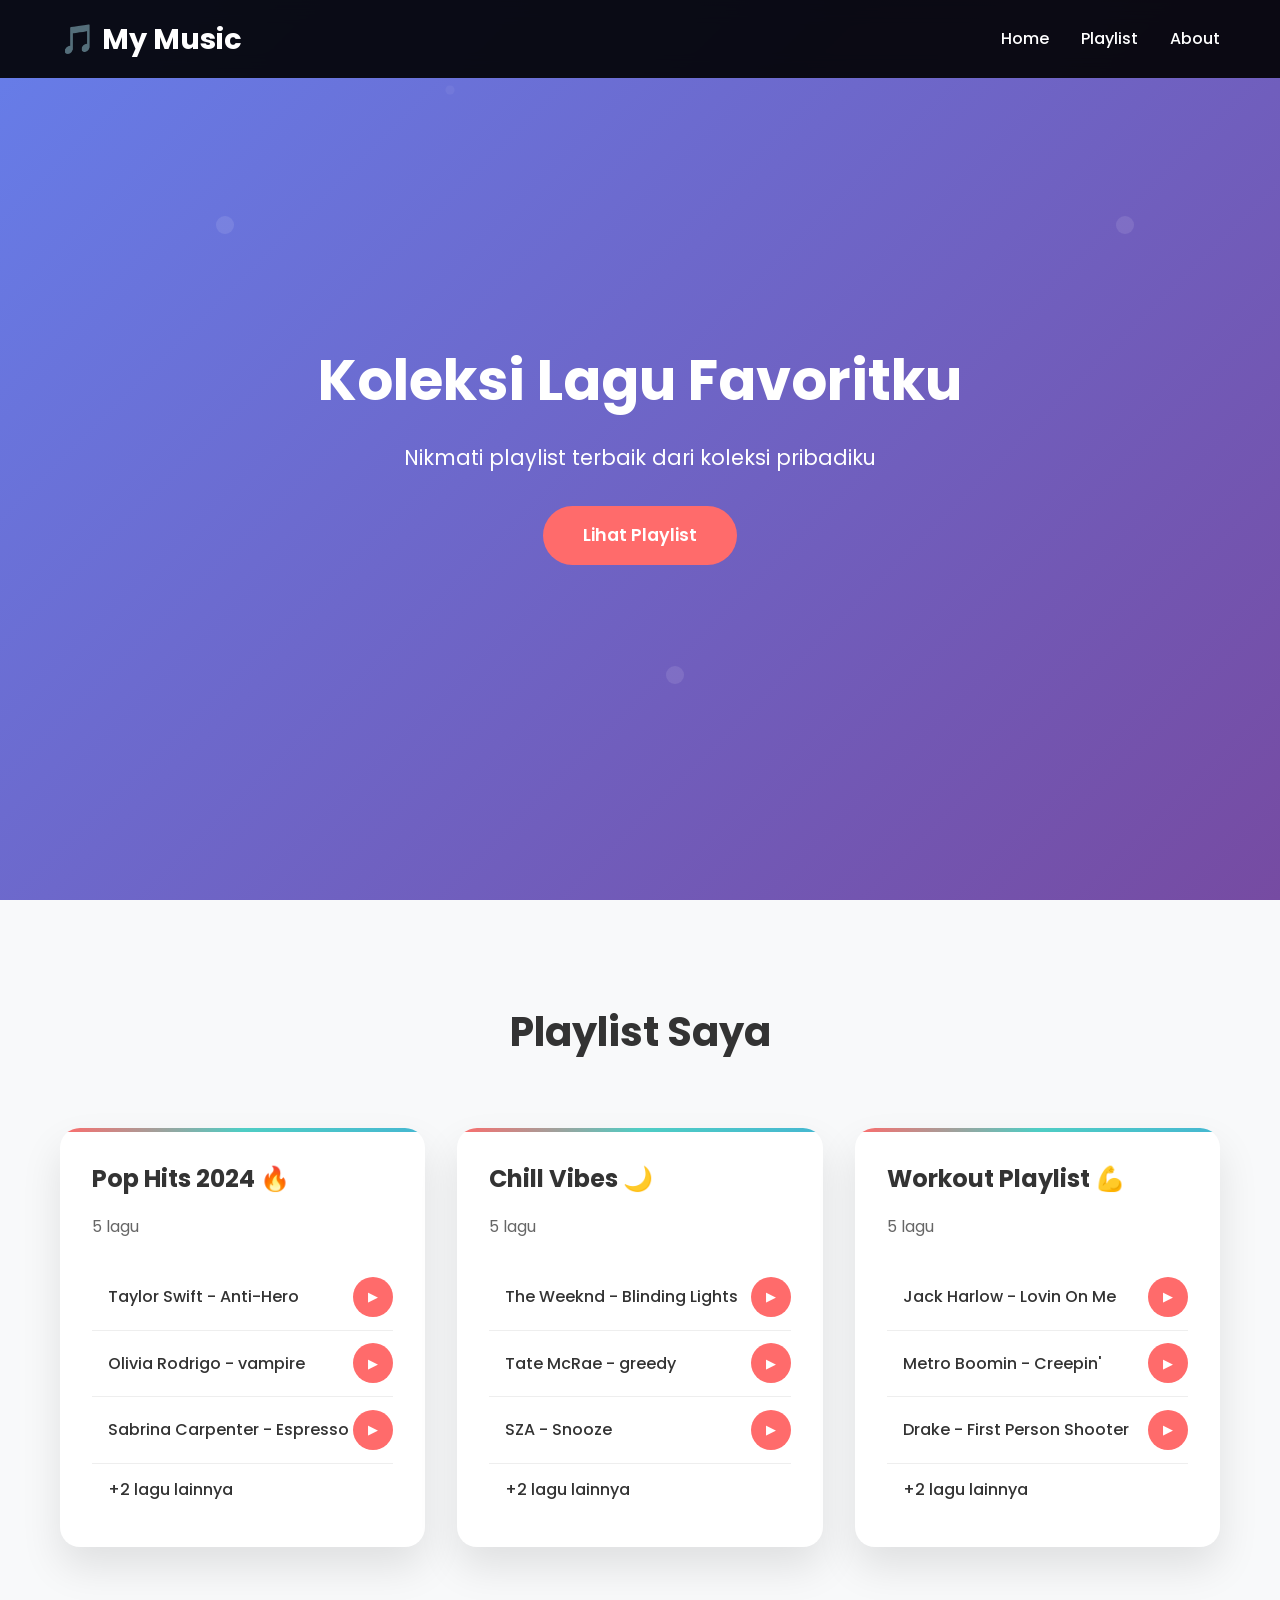
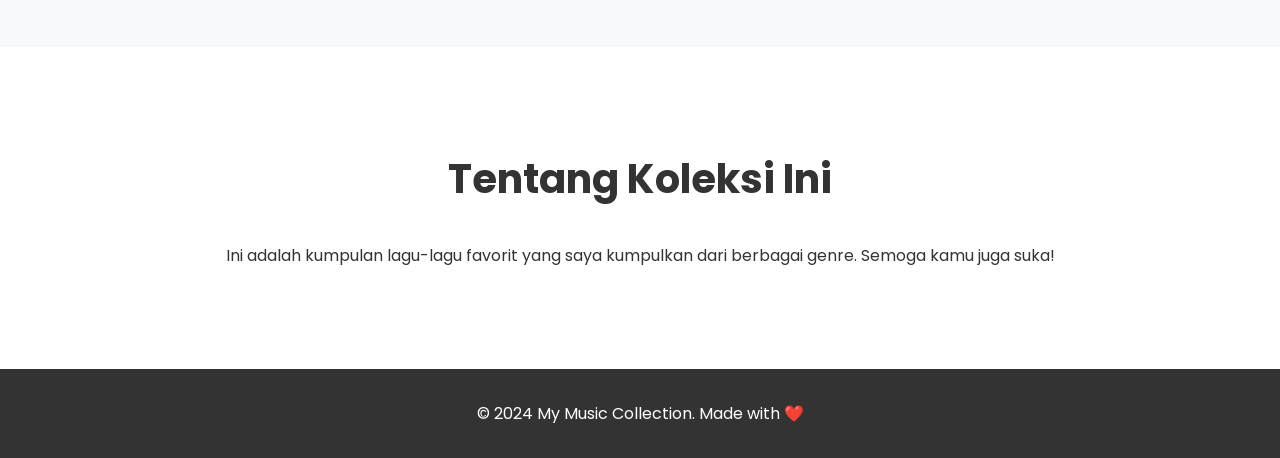
<file: Index.html>
<!DOCTYPE html>
<html lang="id">
<head>
    <meta charset="UTF-8">
    <meta name="viewport" content="width=device-width, initial-scale=1.0">
    <title>Koleksi Lagu - Music Collection</title>
    <link rel="stylesheet" href="style.css">
    <link href="https://fonts.googleapis.com/css2?family=Poppins:wght@300;400;600;700&display=swap" rel="stylesheet">
</head>
<body>
    <header>
        <nav class="navbar">
            <div class="nav-container">
                <h1 class="logo">🎵 My Music</h1>
                <ul class="nav-menu">
                    <li><a href="#home">Home</a></li>
                    <li><a href="#playlist">Playlist</a></li>
                    <li><a href="#about">About</a></li>
                </ul>
                <div class="hamburger">
                    <span></span>
                    <span></span>
                    <span></span>
                </div>
            </div>
        </nav>
    </header>

    <section id="home" class="hero">
        <div class="hero-content">
            <h2>Koleksi Lagu Favoritku</h2>
            <p>Nikmati playlist terbaik dari koleksi pribadiku</p>
            <a href="#playlist" class="cta-button">Lihat Playlist</a>
        </div>
    </section>

    <section id="playlist" class="playlist-section">
        <div class="container">
            <h2>Playlist Saya</h2>
            <div class="playlist-grid" id="playlistGrid">
                <!-- Playlist akan dimuat di sini via JavaScript -->
            </div>
        </div>
    </section>

    <section id="about" class="about-section">
        <div class="container">
            <h2>Tentang Koleksi Ini</h2>
            <p>Ini adalah kumpulan lagu-lagu favorit yang saya kumpulkan dari berbagai genre. Semoga kamu juga suka!</p>
        </div>
    </section>

    <footer>
        <p>&copy; 2024 My Music Collection. Made with ❤️</p>
    </footer>

    <script src="script.js"></script>
</body>
</html>
</file>
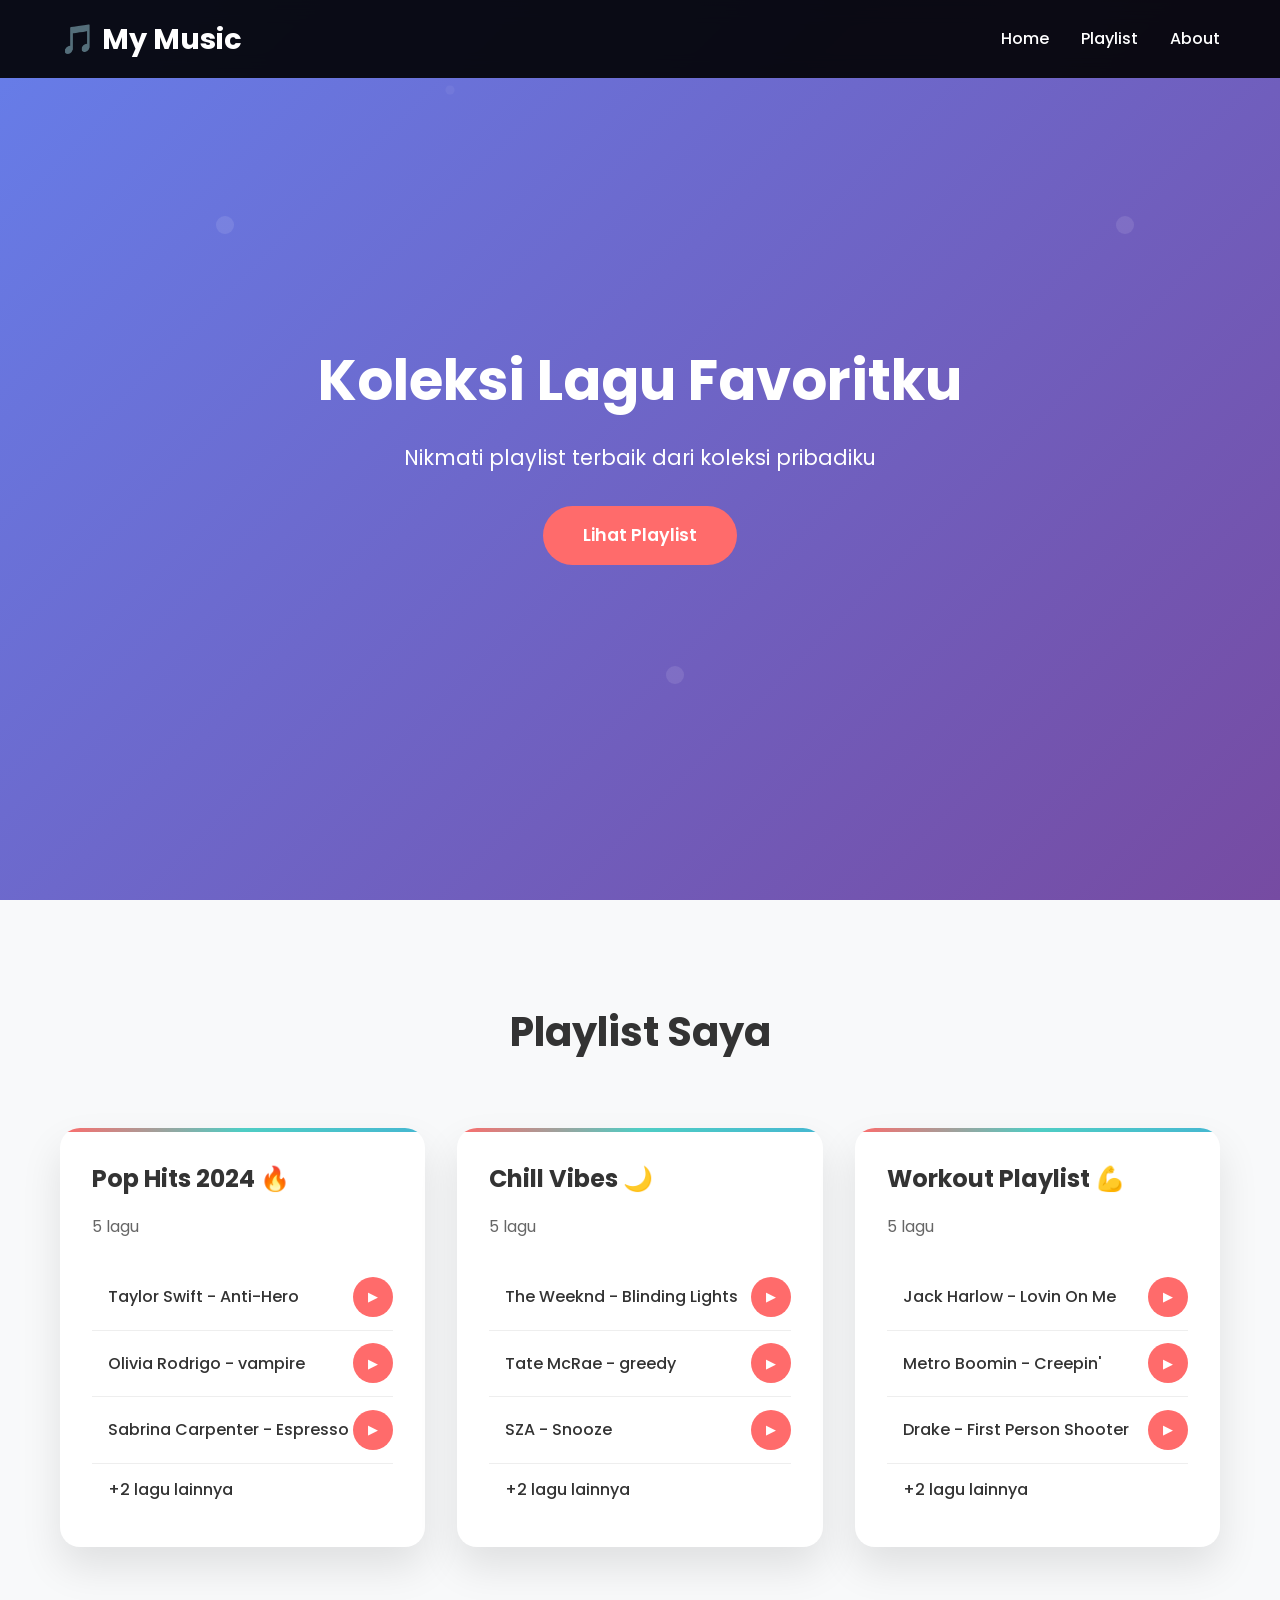
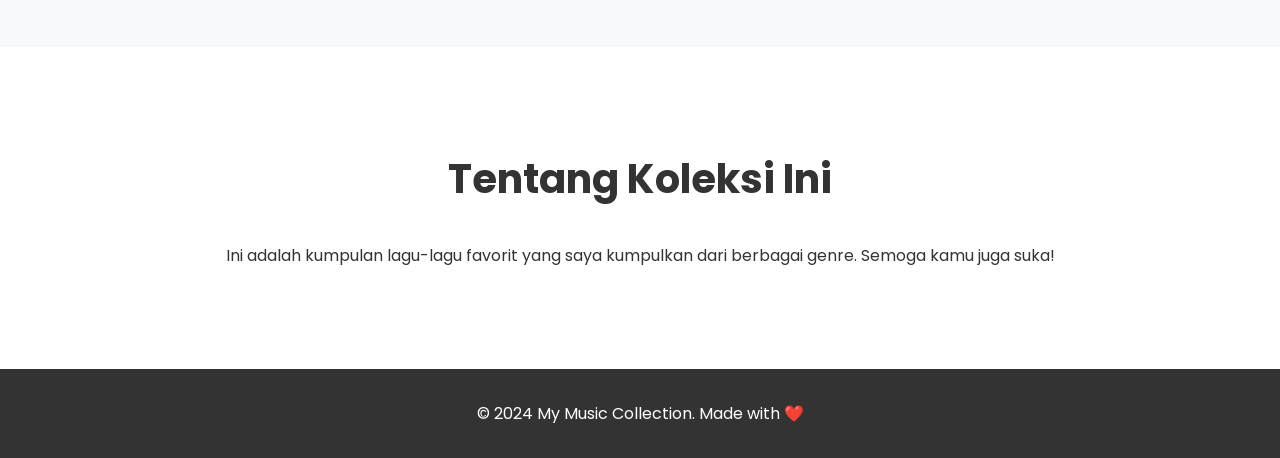
<file: blackbox-output-code-NJEN8VYP4C.html>
<!DOCTYPE html>
<html lang="id">
<head>
    <meta charset="UTF-8">
    <meta name="viewport" content="width=device-width, initial-scale=1.0">
    <title>Koleksi Lagu - Music Collection</title>
    <link rel="stylesheet" href="style.css">
    <link href="https://fonts.googleapis.com/css2?family=Poppins:wght@300;400;600;700&display=swap" rel="stylesheet">
</head>
<body>
    <header>
        <nav class="navbar">
            <div class="nav-container">
                <h1 class="logo">🎵 My Music</h1>
                <ul class="nav-menu">
                    <li><a href="#home">Home</a></li>
                    <li><a href="#playlist">Playlist</a></li>
                    <li><a href="#about">About</a></li>
                </ul>
                <div class="hamburger">
                    <span></span>
                    <span></span>
                    <span></span>
                </div>
            </div>
        </nav>
    </header>

    <section id="home" class="hero">
        <div class="hero-content">
            <h2>Koleksi Lagu Favoritku</h2>
            <p>Nikmati playlist terbaik dari koleksi pribadiku</p>
            <a href="#playlist" class="cta-button">Lihat Playlist</a>
        </div>
    </section>

    <section id="playlist" class="playlist-section">
        <div class="container">
            <h2>Playlist Saya</h2>
            <div class="playlist-grid" id="playlistGrid">
                <!-- Playlist akan dimuat di sini via JavaScript -->
            </div>
        </div>
    </section>

    <section id="about" class="about-section">
        <div class="container">
            <h2>Tentang Koleksi Ini</h2>
            <p>Ini adalah kumpulan lagu-lagu favorit yang saya kumpulkan dari berbagai genre. Semoga kamu juga suka!</p>
        </div>
    </section>

    <footer>
        <p>&copy; 2024 My Music Collection. Made with ❤️</p>
    </footer>

    <script src="script.js"></script>
</body>
</html>
</file>
<file: style.css>
* {
    margin: 0;
    padding: 0;
    box-sizing: border-box;
}

body {
    font-family: 'Poppins', sans-serif;
    line-height: 1.6;
    color: #333;
    overflow-x: hidden;
}

.container {
    max-width: 1200px;
    margin: 0 auto;
    padding: 0 20px;
}

/* Navbar */
.navbar {
    background: rgba(0, 0, 0, 0.9);
    backdrop-filter: blur(10px);
    position: fixed;
    top: 0;
    width: 100%;
    z-index: 1000;
    padding: 1rem 0;
}

.nav-container {
    max-width: 1200px;
    margin: 0 auto;
    padding: 0 20px;
    display: flex;
    justify-content: space-between;
    align-items: center;
}

.logo {
    color: #fff;
    font-size: 1.8rem;
    font-weight: 700;
}

.nav-menu {
    display: flex;
    list-style: none;
    gap: 2rem;
}

.nav-menu a {
    color: #fff;
    text-decoration: none;
    font-weight: 500;
    transition: color 0.3s;
}

.nav-menu a:hover {
    color: #ff6b6b;
}

.hamburger {
    display: none;
    flex-direction: column;
    cursor: pointer;
}

.hamburger span {
    width: 25px;
    height: 3px;
    background: #fff;
    margin: 3px 0;
    transition: 0.3s;
}

/* Hero Section */
.hero {
    height: 100vh;
    background: linear-gradient(135deg, #667eea 0%, #764ba2 100%);
    display: flex;
    align-items: center;
    justify-content: center;
    text-align: center;
    color: white;
    position: relative;
    overflow: hidden;
}

.hero::before {
    content: '';
    position: absolute;
    top: 0;
    left: 0;
    right: 0;
    bottom: 0;
    background: url('data:image/svg+xml,<svg xmlns="http://www.w3.org/2000/svg" viewBox="0 0 100 100"><defs><pattern id="grain" width="100" height="100" patternUnits="userSpaceOnUse"><circle cx="25" cy="25" r="1" fill="white" opacity="0.1"/><circle cx="75" cy="75" r="1" fill="white" opacity="0.1"/><circle cx="50" cy="10" r="0.5" fill="white" opacity="0.05"/></pattern></defs><rect width="100" height="100" fill="url(%23grain)"/></svg>');
}

.hero-content h2 {
    font-size: 3.5rem;
    margin-bottom: 1rem;
    animation: fadeInUp 1s ease;
}

.hero-content p {
    font-size: 1.3rem;
    margin-bottom: 2rem;
    animation: fadeInUp 1s ease 0.2s both;
}

.cta-button {
    display: inline-block;
    background: #ff6b6b;
    color: white;
    padding: 15px 40px;
    text-decoration: none;
    border-radius: 50px;
    font-weight: 600;
    font-size: 1.1rem;
    transition: all 0.3s;
    animation: fadeInUp 1s ease 0.4s both;
}

.cta-button:hover {
    background: #ff5252;
    transform: translateY(-3px);
    box-shadow: 0 10px 25px rgba(255, 107, 107, 0.4);
}

/* Playlist Section */
.playlist-section {
    padding: 100px 0;
    background: #f8f9fa;
}

.playlist-section h2 {
    text-align: center;
    font-size: 2.5rem;
    margin-bottom: 4rem;
    color: #333;
}

.playlist-grid {
    display: grid;
    grid-template-columns: repeat(auto-fit, minmax(350px, 1fr));
    gap: 2rem;
}

.playlist-card {
    background: white;
    border-radius: 20px;
    padding: 2rem;
    box-shadow: 0 20px 40px rgba(0,0,0,0.1);
    transition: all 0.3s;
    cursor: pointer;
    position: relative;
    overflow: hidden;
}

.playlist-card::before {
    content: '';
    position: absolute;
    top: 0;
    left: 0;
    right: 0;
    height: 4px;
    background: linear-gradient(90deg, #ff6b6b, #4ecdc4, #45b7d1);
}

.playlist-card:hover {
    transform: translateY(-10px);
    box-shadow: 0 30px 60px rgba(0,0,0,0.15);
}

.playlist-card h3 {
    font-size: 1.5rem;
    margin-bottom: 1rem;
    color: #333;
}

.playlist-card .songs-count {
    color: #666;
    margin-bottom: 1.5rem;
}

.song-item {
    display: flex;
    align-items: center;
    padding: 0.8rem 0;
    border-bottom: 1px solid #eee;
    transition: all 0.3s;
}

.song-item:last-child {
    border-bottom: none;
}

.song-item:hover {
    background: #f8f9fa;
    padding-left: 1rem;
}

.song-title {
    font-weight: 500;
    margin-left: 1rem;
    flex: 1;
}

.play-btn {
    background: #ff6b6b;
    color: white;
    border: none;
    width: 40px;
    height: 40px;
    border-radius: 50%;
    cursor: pointer;
    display: flex;
    align-items: center;
    justify-content: center;
    transition: all 0.3s;
}

.play-btn:hover {
    background: #ff5252;
    transform: scale(1.1);
}

/* About Section */
.about-section {
    padding: 100px 0;
    text-align: center;
}

.about-section h2 {
    font-size: 2.5rem;
    margin-bottom: 2rem;
    color: #333;
}

/* Footer */
footer {
    background: #333;
    color: white;
    text-align: center;
    padding: 2rem 0;
}

/* Animations */
@keyframes fadeInUp {
    from {
        opacity: 0;
        transform: translateY(30px);
    }
    to {
        opacity: 1;
        transform: translateY(0);
    }
}

/* Responsive */
@media (max-width: 768px) {
    .hamburger {
        display: flex;
    }
    
    .nav-menu {
        position: fixed;
        left: -100%;
        top: 70px;
        flex-direction: column;
        background-color: rgba(0,0,0,0.95);
        width: 100%;
        text-align: center;
        transition: 0.3s;
        padding: 2rem 0;
    }
    
    .nav-menu.active {
        left: 0;
    }
    
    .hero-content h2 {
        font-size: 2.5rem;
    }
    
    .playlist-grid {
        grid-template-columns: 1fr;
    }
}
</file>
